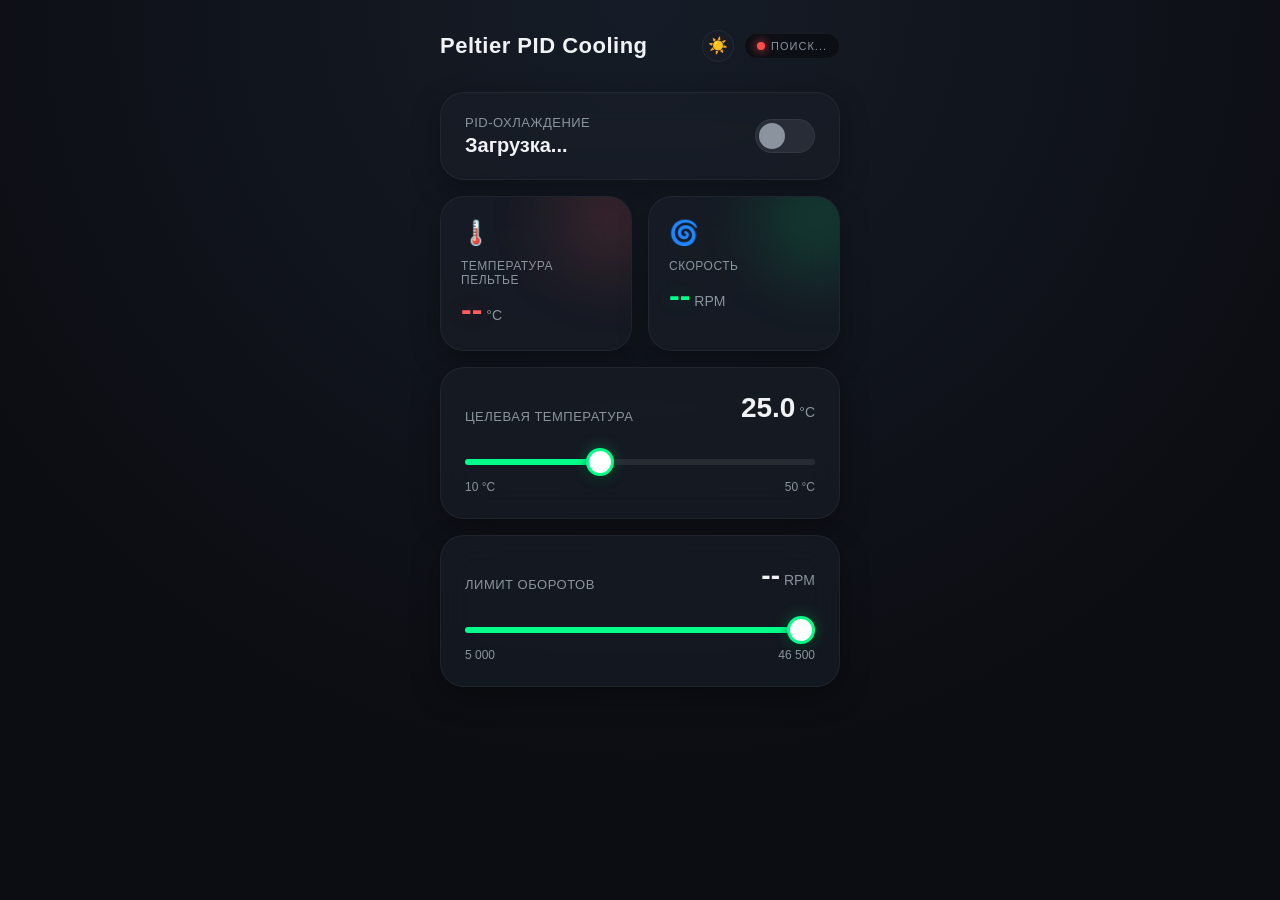
<file: src/web/index.html>
<!DOCTYPE html>
<html lang="ru">
<head>
  <meta charset="utf-8">
  <meta name="viewport" content="width=device-width, initial-scale=1.0, maximum-scale=1.0, user-scalable=no">
  <title>Peltier PID Cooling</title>
  <link rel="icon" href="data:,">
  <style>
    :root { --bg: #0b0d12; --card-bg: rgba(26, 30, 41, 0.6); --card-border: rgba(255, 255, 255, 0.05); --accent: #00ff88; --accent-glow: rgba(0, 255, 136, 0.3); --temp: #ff5c5c; --temp-glow: rgba(255, 92, 92, 0.3); --text-main: #f0f2f5; --text-muted: #8b949e; --danger: #ff4b4b; --body-grad1: #161c27; --track-bg: rgba(255, 255, 255, 0.08); --thumb-bg: #fff; }
    [data-theme="light"] { --bg: #f0f2f5; --card-bg: rgba(255, 255, 255, 0.85); --card-border: rgba(0, 0, 0, 0.1); --accent: #00cc6a; --accent-glow: rgba(0, 204, 106, 0.3); --temp: #e63946; --temp-glow: rgba(230, 57, 70, 0.3); --text-main: #111827; --text-muted: #6b7280; --danger: #d90429; --body-grad1: #ffffff; --track-bg: rgba(0, 0, 0, 0.1); --thumb-bg: #fff; }
    * { box-sizing: border-box; -webkit-tap-highlight-color: transparent; }
    body { margin: 0; padding: 0; min-height: 100vh; background: radial-gradient(circle at 50% 0%, var(--body-grad1) 0%, var(--bg) 70%); color: var(--text-main); font-family: -apple-system, BlinkMacSystemFont, "SF Pro Display", "Segoe UI", Roboto, sans-serif; overflow-x: hidden; transition: background 0.3s, color 0.3s; }
    .container { max-width: 440px; margin: 0 auto; padding: 30px 20px; }
    header { display: flex; justify-content: space-between; align-items: center; margin-bottom: 30px; }
    h1 { font-size: 22px; font-weight: 600; margin: 0; letter-spacing: 0.5px; }
    .status-badge { display: flex; align-items: center; gap: 6px; background: rgba(0, 0, 0, 0.4); padding: 6px 12px; border-radius: 20px; font-size: 11px; text-transform: uppercase; letter-spacing: 1px; border: 1px solid var(--card-border); color: var(--text-muted); }
    .dot { width: 8px; height: 8px; border-radius: 50%; background: var(--accent); box-shadow: 0 0 10px var(--accent); animation: pulse 2s infinite; }
    .dot.offline { background: var(--danger); box-shadow: 0 0 10px var(--danger); animation: none; }
    .theme-btn { background: var(--card-bg); border: 1px solid var(--card-border); color: var(--text-main); border-radius: 50%; width: 32px; height: 32px; cursor: pointer; display: flex; justify-content: center; align-items: center; transition: 0.3s; font-size: 16px; padding: 0; line-height: 1; }
    .theme-btn:hover { box-shadow: 0 0 10px var(--bg); border-color: var(--card-bg); }
    @keyframes pulse { 0%, 100% { opacity: 1; } 50% { opacity: 0.4; } }
    .power-card { background: var(--card-bg); backdrop-filter: blur(16px); -webkit-backdrop-filter: blur(16px); border: 1px solid var(--card-border); border-radius: 24px; padding: 22px 24px; margin-bottom: 16px; display: flex; justify-content: space-between; align-items: center; box-shadow: 0 10px 30px rgba(0,0,0,0.3); transition: background 0.3s, border 0.3s; }
    .power-info .label { font-size: 13px; color: var(--text-muted); margin-bottom: 4px; text-transform: uppercase; letter-spacing: 0.5px; }
    .power-info .state { font-size: 20px; font-weight: 600; color: var(--text-main); }
    .switch { position: relative; display: inline-block; width: 60px; height: 34px; }
    .switch input { opacity: 0; width: 0; height: 0; }
    .slider.round { position: absolute; cursor: pointer; top: 0; left: 0; right: 0; bottom: 0; background-color: var(--track-bg); transition: .4s; border-radius: 34px; border: 1px solid var(--card-border); }
    .slider.round:before { position: absolute; content: ""; height: 26px; width: 26px; left: 3px; bottom: 3px; background-color: #8b949e; transition: .4s cubic-bezier(0.175, 0.885, 0.32, 1.275); border-radius: 50%; }
    input:checked + .slider.round { background-color: var(--accent); box-shadow: 0 0 15px var(--accent-glow); border-color: transparent; }
    input:checked + .slider.round:before { transform: translateX(26px); background-color: var(--thumb-bg); }
    .grid { display: grid; grid-template-columns: 1fr 1fr; gap: 16px; margin-bottom: 16px; }
    .stat-card { background: var(--card-bg); backdrop-filter: blur(16px); -webkit-backdrop-filter: blur(16px); border: 1px solid var(--card-border); border-radius: 24px; padding: 22px 20px; position: relative; overflow: hidden; box-shadow: 0 10px 30px rgba(0,0,0,0.3); transition: background 0.3s, border 0.3s; }
    .stat-card .icon { font-size: 24px; margin-bottom: 12px; display: block; }
    .stat-card .title { font-size: 12px; color: var(--text-muted); text-transform: uppercase; letter-spacing: 0.5px; margin-bottom: 4px; }
    .stat-card .value { font-size: 32px; font-weight: 700; transition: color 0.3s; }
    .stat-card .unit { font-size: 14px; font-weight: 500; color: var(--text-muted); margin-left: 4px; }
    .stat-card.temp .value { color: var(--temp); text-shadow: 0 0 20px var(--temp-glow); }
    .stat-card.rpm .value { color: var(--accent); text-shadow: 0 0 20px var(--accent-glow); }
    .glow-circle { position: absolute; right: -40px; top: -40px; width: 120px; height: 120px; border-radius: 50%; filter: blur(35px); opacity: 0.15; pointer-events: none; transition: background 0.3s; }
    .stat-card.temp .glow-circle { background: var(--temp); }
    .stat-card.rpm .glow-circle { background: var(--accent); }
    .fan-spin { display: inline-block; transform-origin: 50% 50%; animation: spin linear infinite; }
    @keyframes spin { to { transform: rotate(360deg); } }
    .control-panel { background: var(--card-bg); backdrop-filter: blur(16px); -webkit-backdrop-filter: blur(16px); border: 1px solid var(--card-border); border-radius: 24px; padding: 24px; box-shadow: 0 10px 30px rgba(0,0,0,0.3); transition: background 0.3s, border 0.3s; }
    .control-header { display: flex; justify-content: space-between; align-items: flex-end; margin-bottom: 20px; }
    .control-header .title { font-size: 13px; color: var(--text-muted); text-transform: uppercase; letter-spacing: 0.5px; }
    .control-header .val { font-size: 28px; font-weight: 700; color: var(--text-main); }
    .control-header .unit { font-size: 14px; font-weight: 500; color: var(--text-muted); }
    input[type=range].single { -webkit-appearance: none; appearance: none; width: 100%; height: 6px; background: var(--track-bg); border-radius: 6px; outline: none; margin: 15px 0; }
    input[type=range].single::-webkit-slider-runnable-track { height: 6px; border-radius: 6px; background: linear-gradient(90deg, var(--accent) var(--fill, 50%), transparent var(--fill, 50%)); }
    input[type=range].single::-webkit-slider-thumb { -webkit-appearance: none; width: 28px; height: 28px; border-radius: 50%; background: var(--thumb-bg); border: 3px solid var(--accent); box-shadow: 0 0 15px var(--accent-glow), 0 4px 10px rgba(0,0,0,0.5); margin-top: -11px; cursor: grab; transition: transform 0.1s; }
    input[type=range].single:active::-webkit-slider-thumb { transform: scale(1.1); cursor: grabbing; }
    .range-slider { position: relative; width: 100%; height: 30px; margin: 15px 0; }
    .range-slider input[type="range"] { position: absolute; left: 0; top: 12px; width: 100%; height: 6px; -webkit-appearance: none; appearance: none; background: transparent; pointer-events: none; margin: 0; outline: none; }
    .range-slider input[type="range"]::-webkit-slider-runnable-track { height: 6px; background: transparent; border: none; }
    .range-slider input[type="range"]::-webkit-slider-thumb { pointer-events: auto; -webkit-appearance: none; width: 28px; height: 28px; border-radius: 50%; background: var(--thumb-bg); border: 3px solid var(--accent); box-shadow: 0 0 15px var(--accent-glow), 0 4px 10px rgba(0,0,0,0.2); cursor: grab; position: relative; z-index: 2; margin-top: -11px; }
    .range-slider input[type="range"]:active::-webkit-slider-thumb { transform: scale(1.1); z-index: 3; cursor: grabbing; }
    .range-slider .track { position: absolute; left: 0; top: 12px; width: 100%; height: 6px; background: var(--track-bg); border-radius: 6px; z-index: 0; }
    .range-slider .fill { position: absolute; left: 0; top: 12px; height: 6px; background: var(--accent); border-radius: 6px; z-index: 1; }
    .range-slider.temp-slider .fill { background: var(--temp); }
    .range-slider.temp-slider input[type="range"]::-webkit-slider-thumb { border: 3px solid var(--temp); box-shadow: 0 0 15px var(--temp-glow), 0 4px 10px rgba(0,0,0,0.2); }
    .range-labels { display: flex; justify-content: space-between; font-size: 12px; color: var(--text-muted); font-weight: 500; }
  </style>
</head>
<body>
  <div class="container">
    <header>
      <h1>Peltier PID Cooling</h1>
      <div style="display: flex; gap: 10px; align-items: center;">
        <button id="themeToggle" class="theme-btn" title="Переключить тему">☀️</button>
        <div class="status-badge"><div class="dot offline" id="statusDot"></div><span id="statusText">Офлайн</span></div>
      </div>
    </header>

    <div class="power-card">
      <div class="power-info">
        <div class="label">PID-охлаждение</div>
        <div class="state" id="powerStateText">Загрузка...</div>
      </div>
      <label class="switch">
        <input type="checkbox" id="powerToggle" disabled>
        <span class="slider round"></span>
      </label>
    </div>

    <div class="grid">
      <div class="stat-card temp">
        <div class="glow-circle"></div>
        <span class="icon">🌡️</span>
        <div class="title">Температура Пельтье</div>
        <div><span class="value" id="tempVal">--</span><span class="unit">°C</span></div>
      </div>
      <div class="stat-card rpm">
        <div class="glow-circle"></div>
        <span class="icon"><span id="fanIcon" class="fan-spin">🌀</span></span>
        <div class="title">Скорость</div>
        <div><span class="value" id="rpmVal">--</span><span class="unit">RPM</span></div>
      </div>
    </div>

    <div class="control-panel">
      <div class="control-header">
        <div class="title">Целевая температура</div>
        <div><span class="val" id="targetTempVal">25.0</span><span class="unit"> °C</span></div>
      </div>
      <input type="range" id="targetTempSlider" class="single" min="10" max="50" step="0.5" value="25" disabled>
      <div class="range-labels"><span>10 °C</span><span>50 °C</span></div>
    </div>

    <div class="control-panel" style="margin-top: 16px;">
      <div class="control-header">
        <div class="title">Лимит оборотов</div>
        <div><span class="val" id="limitVal">--</span><span class="unit"> RPM</span></div>
      </div>
      <input type="range" id="rpmSlider" class="single" min="5000" max="46500" step="100" value="46500" disabled>
      <div class="range-labels"><span>5 000</span><span>46 500</span></div>
    </div>
  </div>

<script>
    const slider = document.getElementById('rpmSlider'), limitVal = document.getElementById('limitVal');
    const tempVal = document.getElementById('tempVal'), rpmVal = document.getElementById('rpmVal');
    const fanIcon = document.getElementById('fanIcon'), powerToggle = document.getElementById('powerToggle');
    const powerStateText = document.getElementById('powerStateText'), statusDot = document.getElementById('statusDot');
    const statusText = document.getElementById('statusText'), themeToggle = document.getElementById('themeToggle');
    const targetTempSlider = document.getElementById('targetTempSlider'), targetTempVal = document.getElementById('targetTempVal');

    const MIN = 5000, MAX = 46500, TEMP_MIN = 10, TEMP_MAX = 50;
    let dragging = false, ignoreUpdatesUntil = 0, targetDragging = false, targetIgnoreUpdatesUntil = 0;
    let ws = null, isDark = true, dataReceived = false;

    function setControlsEnabled(enabled) { powerToggle.disabled = targetTempSlider.disabled = slider.disabled = !enabled; }

    if (localStorage.getItem('theme') === 'light') {
      isDark = false; document.documentElement.setAttribute('data-theme', 'light'); themeToggle.textContent = '🌙';
    }

    themeToggle.addEventListener('click', () => {
      isDark = !isDark;
      if(isDark) { document.documentElement.removeAttribute('data-theme'); themeToggle.textContent = '☀️'; localStorage.setItem('theme', 'dark'); } 
      else { document.documentElement.setAttribute('data-theme', 'light'); themeToggle.textContent = '🌙'; localStorage.setItem('theme', 'light'); }
    });

    function formatNum(n) { return Math.round(n).toLocaleString('ru-RU'); }

    function updateFill() {
      const pct = (slider.value - MIN) / (MAX - MIN) * 100;
      slider.style.setProperty('--fill', pct + '%');
    }

    function updateTargetTempUI() {
      const value = Number(targetTempSlider.value);
      const pct = (value - TEMP_MIN) / (TEMP_MAX - TEMP_MIN) * 100;
      targetTempSlider.style.setProperty('--fill', pct + '%');
      targetTempVal.textContent = value.toFixed(1);
    }

    function setPowerUI(isOn) {
      powerToggle.checked = isOn;
      powerStateText.textContent = isOn ? 'ВКЛЮЧЕН' : 'ВЫКЛЮЧЕН';
      powerStateText.style.color = isOn ? 'var(--text-main)' : 'var(--text-muted)';
    }

    function connectWS() {
      ws = new WebSocket(`ws://${location.host}/ws`);
      ws.onopen = () => {
        statusDot.classList.remove('offline'); statusText.textContent = 'ОНЛАЙН';
        ws.send("init:");
      };
      ws.onmessage = (e) => {
        const d = JSON.parse(e.data);
        if (!dataReceived) { dataReceived = true; setControlsEnabled(true); }
        
        if (typeof d.power === 'number') {
          const isOn = d.power === 1;
          setPowerUI(isOn);
          if (isOn && d.failsafe === 1) {
            powerStateText.textContent = 'АВАРИЙНЫЙ ОБДУВ';
            powerStateText.style.color = 'var(--danger)';
          }
        }
        
        // ПРОВЕРКА НАЛИЧИЯ ДАТЧИКА:
        if (typeof d.bmp_ok === 'number') {
          if (d.bmp_ok === 1) {
            // Датчик на связи
            if (typeof d.temp === 'number') { 
              const t = d.temp.toFixed(1); 
              if (tempVal.textContent !== t) tempVal.textContent = t; 
            }
          } else {
            // Датчик отвалился — рисуем прочерки
            if (tempVal.textContent !== '--') tempVal.textContent = '--';
          }
        }

        if (typeof d.current_rpm === 'number') {
          const rpmStr = formatNum(d.current_rpm);
          if (rpmVal.textContent !== rpmStr) {
            rpmVal.textContent = rpmStr;
            const speed = Math.max(0.4, Math.min(3, d.current_rpm / MAX * 3));
            fanIcon.style.animationDuration = (d.current_rpm > 50 ? (1 / speed) : 0) + 's';
          }
        }
        
        if (typeof d.max_rpm === 'number' && !dragging && Date.now() > ignoreUpdatesUntil) {
          if (slider.value != Math.round(d.max_rpm) || limitVal.textContent === '--') {
            slider.value = Math.round(d.max_rpm); limitVal.textContent = formatNum(d.max_rpm); updateFill();
          }
        }
        
        if (typeof d.target_temp === 'number' && !targetDragging && Date.now() > targetIgnoreUpdatesUntil) {
          if (Number(targetTempSlider.value) !== d.target_temp) {
            targetTempSlider.value = d.target_temp;
            updateTargetTempUI();
          }
        }
      };
      ws.onclose = () => {
        statusDot.classList.add('offline'); statusText.textContent = 'ПОИСК...';
        dataReceived = false; setControlsEnabled(false); setTimeout(connectWS, 1500);
      };
    }

    powerToggle.addEventListener('change', () => { const isOn = powerToggle.checked; setPowerUI(isOn); if (ws && ws.readyState === WebSocket.OPEN) ws.send("power:" + (isOn ? "1" : "0")); });
    slider.addEventListener('input', () => { dragging = true; limitVal.textContent = formatNum(slider.value); updateFill(); });
    slider.addEventListener('change', () => { dragging = false; ignoreUpdatesUntil = Date.now() + 1000; if (ws && ws.readyState === WebSocket.OPEN) ws.send("rpm:" + slider.value); });
    targetTempSlider.addEventListener('input', () => { targetDragging = true; updateTargetTempUI(); });
    targetTempSlider.addEventListener('change', () => {
      targetDragging = false;
      targetIgnoreUpdatesUntil = Date.now() + 1000;
      if (ws && ws.readyState === WebSocket.OPEN) ws.send("target_temp:" + targetTempSlider.value);
    });

    updateFill(); updateTargetTempUI(); connectWS();
  </script>
</body>
</html>
</file>
